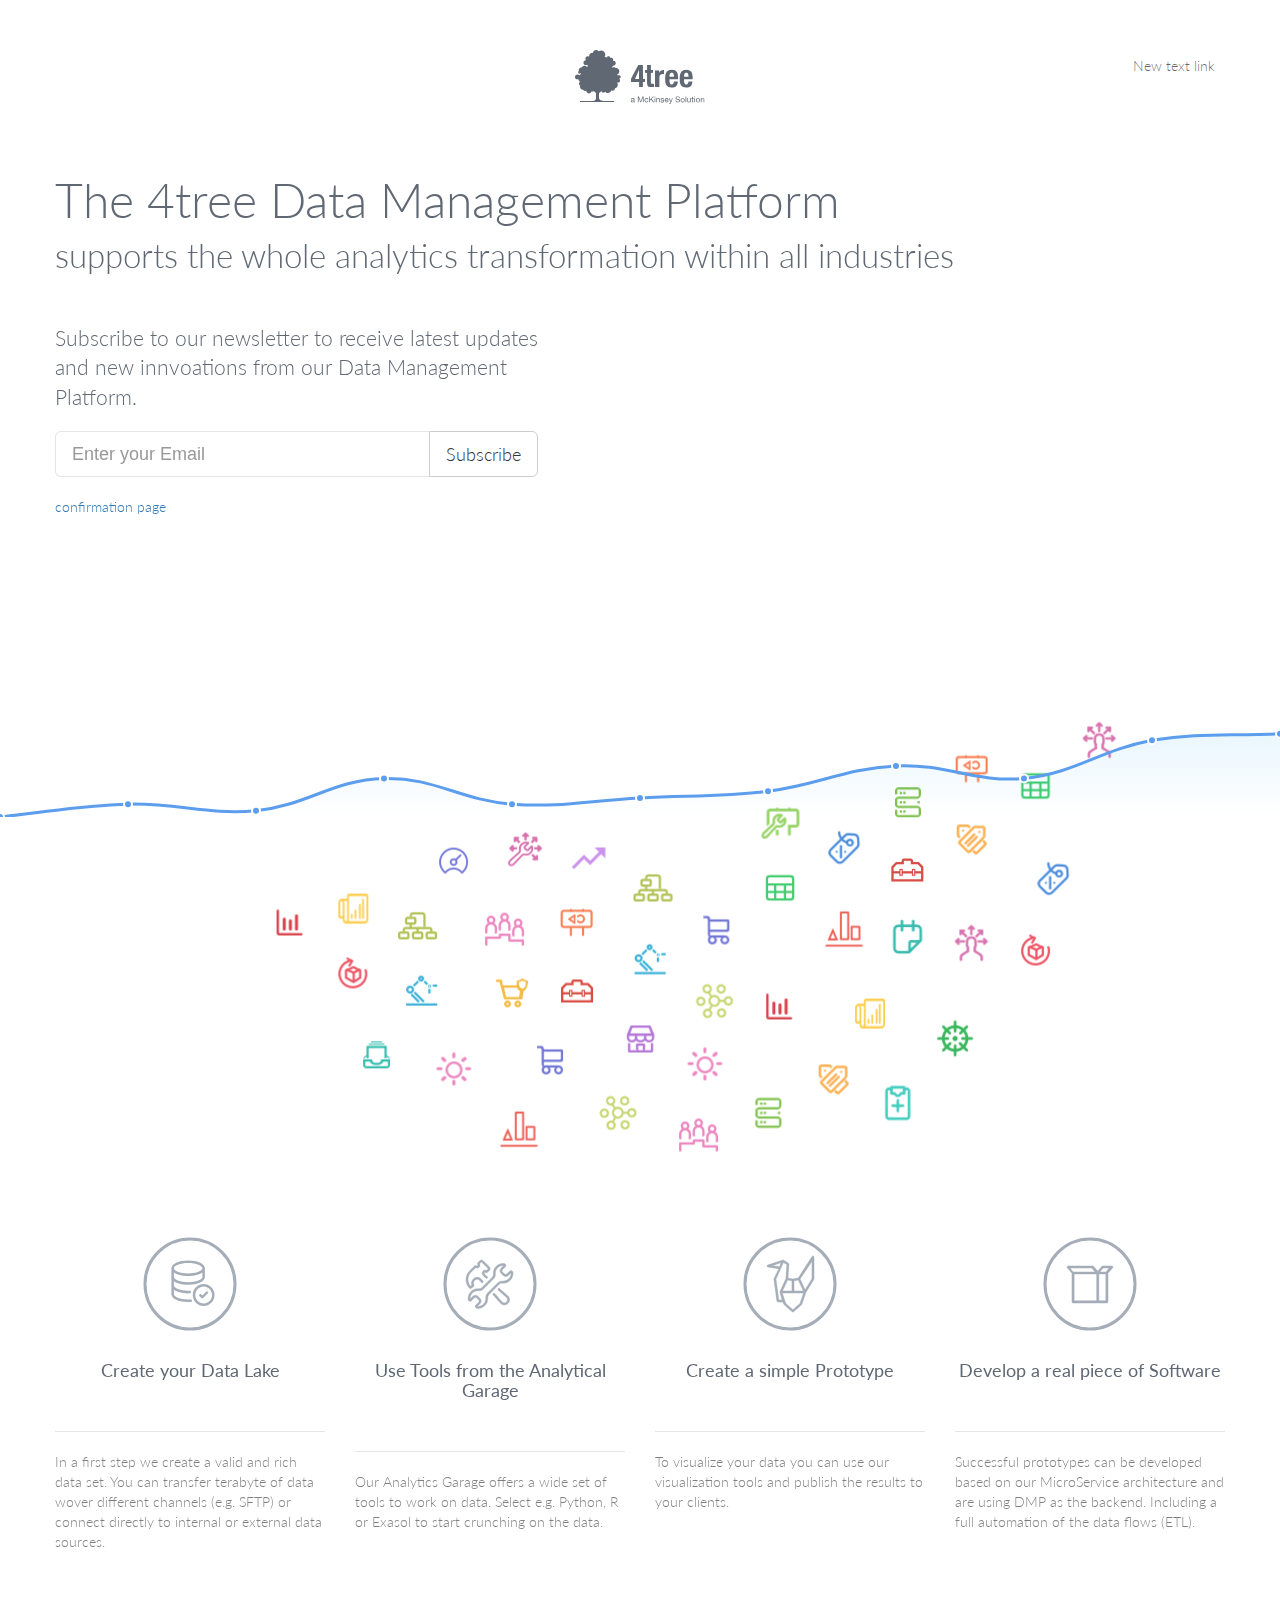
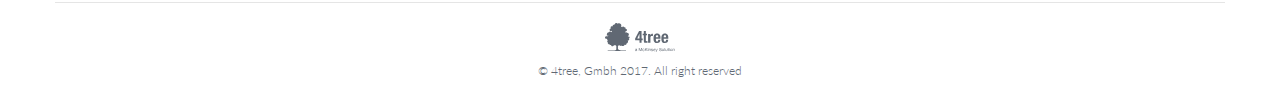
<file: index.html>
<!doctype html>
<html>
<head>
    <meta charset="utf-8">
    <meta name="viewport" content="user-scalable=yes, initial-scale=1.0, width=device-width" />
    
	<link rel="shortcut icon" type="image/png" href="favicon.png">
	<link rel="stylesheet" type="text/css" href="./css/bootstrap.min.css">
	<link rel="stylesheet" type="text/css" href="./css/style.css">
	<link rel="stylesheet" href="./css/animate.min.css">
	<link href='https://fonts.googleapis.com/css?family=Lato:100,300,400,700,900&subset=latin,latin-ext' rel='stylesheet' type='text/css'>
    
	<script src="./js/bootstrap.min.js"></script>
	<script src='./js/Chart.min.js'></script>
	<script type="text/javascript" charset="utf-8" src="Default.hyperesources/default_hype_generated_script.js?88330"></script>
    <title>The 4tree Data Management Platform</title>   
</head>
<body>
<!-- Main container -->
<div class="page-container">
    
<!-- bloc-0 -->
<div id="bloc-0" class="bloc bgc-white l-bloc fadeIn animated">
	<div class="container bloc-md">
		<div class="row row-no-gutters">
			<div class="col-sm-4">
			</div>
			<div class="col-sm-4">
				<img src="img/4tree-logo.svg" class="img-responsive image-resize-mode center-block" />
			</div>
			<div class="col-sm-4">
				<a href="index.html" class="a-btn pull-right">New text link</a>
			</div>
		</div>
	</div>
</div>
<!-- bloc-0 END -->

<!-- bloc-1 -->
<div id="bloc-1" class="bloc bgc-white l-bloc fadeIn animated">
	<div class="container bloc-sm">
		<div class="row row-no-gutters">
			<div class="col-sm-12">
				<h1 class=" mg-clear tc-cadet">
					The 4tree Data Management Platform
				</h1>
				<h3 class="mg-md tc-cadet">
					supports the whole analytics transformation within all industries
				</h3>
			</div>
		</div>
	</div>
</div>
<!-- bloc-1 END -->

<!-- bloc-2 -->
<div id="bloc-2" class="bloc tc-cadet fadeIn animated">
	<div class="container">
		<div class="row row-no-gutters">
			<div class="col-sm-5">
				<p class="lead mg-md tc-cadet">
					Subscribe to our newsletter to receive latest updates and new innvoations from our Data Management Platform.</p>
				<form role="form">
					<div class="form-group has-feedback">
						<div class="input-group input-group-lg has-feedback">
							<input type="email" class="form-control" required="required" name="email" placeholder="Enter your Email">
							<span class="input-group-btn">
								<button id="subscribe" class="btn btn-default" type="button">Subscribe</button>
							</span>
						</div>
					</div>
				</form>
				<a href="confirmation-page.html" target="_self">confirmation page</a>
			</div>
		</div>
	</div>
</div>
<!-- bloc-2 END -->

<!--CHART	  -->

<div id="c-wraper" style="margin-top:-100px">
	<canvas id="buyers"></canvas>	
</div>
	
<!--CHART END -->

<!-- ICONS -->
<div id="bloc-3">	
	<div id="default_hype_container" style="width:100%; height:600px; margin-top:-300px; margin-bottom:auto; position:relative; z-index:-999" aria-live="polite">
	</div>
</div>
<!-- ICONS END -->

<!-- bloc-4 -->
<div class="bloc l-bloc fadeIn animated" id="bloc-4">
	<div class="container">
		<div class="row">
			<div class="col-sm-3">
				<img src="img/ico-datalake.svg" class="img-responsive center-block mg-md" />
				<h4 class="text-center mg-sm tc-cadet ">
					Create your Data Lake
				</h4>
				<div class="divider-h">
					<span class="divider"></span>
				</div>
				<p class="text-left ">
					In a first step we create a valid and rich data set. You can transfer terabyte of data wover different channels (e.g. SFTP) or connect directly to internal or external data sources.
				</p>
			</div>
			<div class="col-sm-3">
				<img src="img/ico-tools.svg" class="img-responsive center-block mg-md" />
				<h4 class="text-center mg-sm tc-cadet ">
					Use Tools from the Analytical Garage
				</h4>
				<div class="divider-h">
					<span class="divider"></span>
				</div>
				<p class="text-left ">
					Our Analytics Garage offers a wide set of tools to work on data. Select e.g. Python, R or Exasol to start crunching on the data.
				</p>
			</div>
			<div class="col-sm-3">
				<img src="img/ico-proto.svg" class="img-responsive center-block mg-md" />
				<h4 class="text-center mg-sm tc-cadet ">
					Create a simple Prototype
				</h4>
				<div class="divider-h">
					<span class="divider"></span>
				</div>
				<p class="text-left ">
					To visualize your data you can use our visualization tools and publish the results to your clients.
				</p>
			</div>
			<div class="col-sm-3">
				<img src="img/ico-soft.svg" class="img-responsive center-block mg-md" />
				<h4 class="text-center mg-sm tc-cadet ">
					Develop a real piece of Software
				</h4>
				<div class="divider-h">
					<span class="divider"></span>
				</div>
				<p class="text-left ">
					Successful prototypes can be developed based on our MicroService architecture and are using DMP as the backend. Including a full automation of the data flows (ETL).
				</p>
			</div>
		</div>
	</div>
</div>
<!-- bloc-4 END -->

<!-- ScrollToTop Button -->
<a class="bloc-button btn btn-d scrollToTop" onclick="scrollToTarget('1')"><span class="fa fa-chevron-up"></span></a>
<!-- ScrollToTop Button END-->


<!-- Footer - bloc-5 -->
<div class="bloc tc-cadet bgc-white l-bloc" id="bloc-5">
	<div class="container bloc-sm">
		<div class="row row-no-gutters">
			<div class="divider-h">
				<span class="divider"></span>
			</div>
			<img src="img/4tree-logo.svg" class="img-responsive center-block mg-sm" width="70"/>
			<p class="text-center ">© 4tree, Gmbh 2017. All right reserved</p>
		</div>
	</div>
</div>
<!-- Footer - bloc-5 END -->
</div>
<!-- Main container END -->
	<script>
		var ctx = document.getElementById("buyers").getContext('2d');
		var speed = 2500
		var lingrad = ctx.createLinearGradient(0,0,0,300);
			lingrad.addColorStop(0, 'rgba(0,156,238,.3)');
			lingrad.addColorStop(1, 'rgba(0,156,238,0)');
		var dataset1 = [2,4,3,8,4,5,6,10,8,14,15],
			dataset2 = [0,2,4,6,8,4,7,13,9,10,15];
		var myChart = new Chart(ctx, {
			type: 'line',
			data: {
				labels : ["2","2","3","4","5","6","7","8","9","10","11"],
				datasets : [
					{
						data: dataset1,
						backgroundColor: lingrad,
						borderColor: "#5C9EED",
						pointBackgroundColor: "#5C9EED",
						pointBorderColor: "#fff",
						pointRadius: 4,
						pointBorderWidth: 2,
					}
				]
			},
			options : {
				responsive: true,
				maintainAspectRatio: false,
				legend: {
					display: false
				},
				tooltips: {
					enabled: false
				},
				animation: {
					duration: speed,
					easing: 'easeInOutQuad'
				},
				scales: {
					xAxes: [{
						display: false
					}],
					yAxes: [{
						display: false
					}]
				}
			}
		});
		setInterval(function(){
			if (myChart.data.datasets[0].data === dataset1) {
				myChart.data.datasets[0].data = dataset2;
			} else {myChart.data.datasets[0].data = dataset1};
			myChart.update();},
		speed);
	</script>
</body>
</html>
</file>
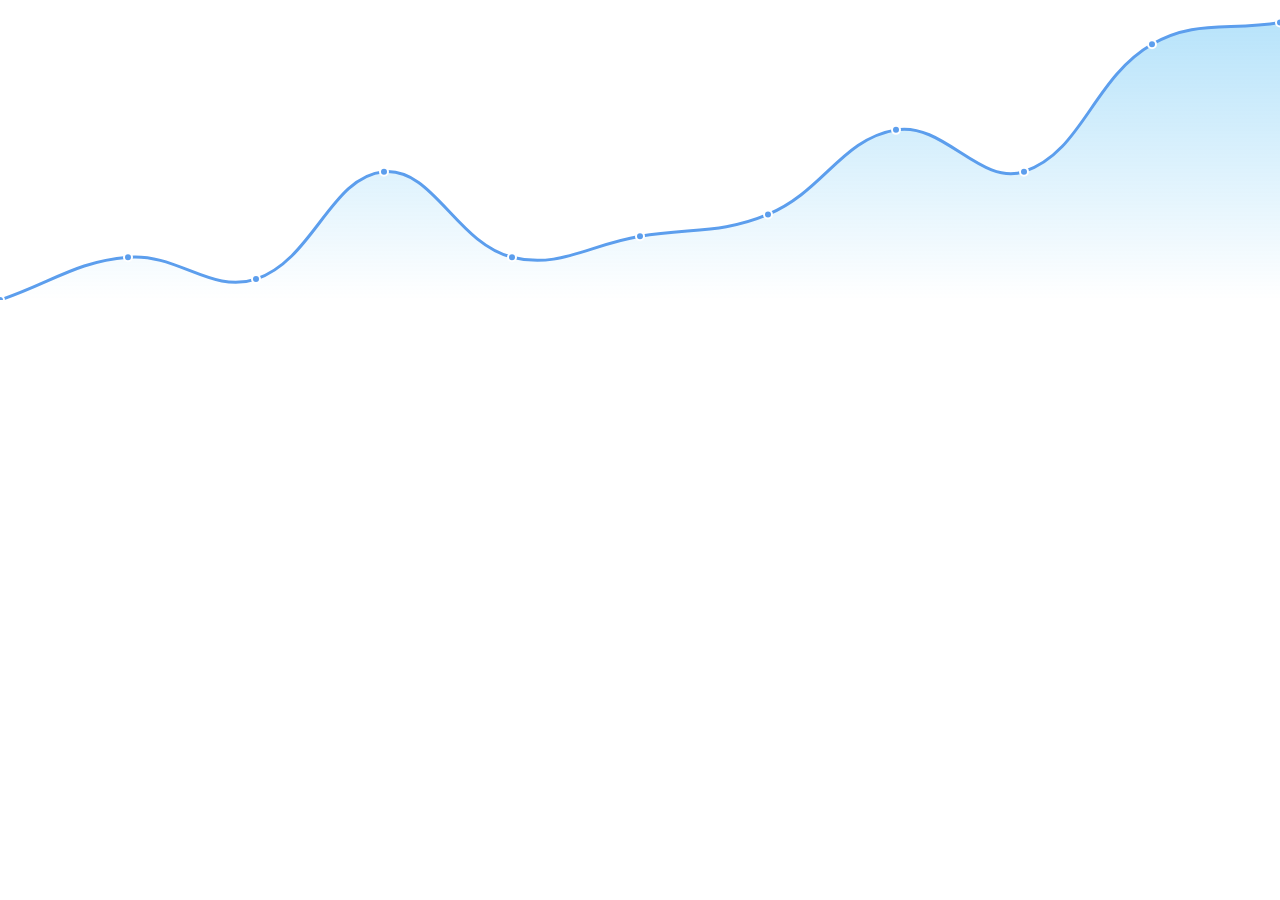
<file: chart.html>
<!doctype html>
<html>
<head>
    <meta charset="utf-8">
	<title>Chart.js demo</title>
	<script src='./js/Chart.min.js'></script>
	<link rel="stylesheet" type="text/css" href="./css/style.css">
</head>
<body>
	<div id="c-wraper">
		<canvas id="buyers"></canvas>	
	</div>
	<script>
		var ctx = document.getElementById("buyers").getContext('2d');
		
		var lingrad = ctx.createLinearGradient(0,0,0,300);
		lingrad.addColorStop(0, 'rgba(0,156,238,.3)');
		lingrad.addColorStop(1, 'rgba(0,156,238,0)');
		var dataset1 = [2,4,3,8,4,5,6,10,8,14,15];
		var dataset2 = [0,2,4,6,8,4,7,13,9,10,15];
		var myChart = new Chart(ctx, {
			type: 'line',
			data: {
				labels : ["2","2","3","4","5","6","7","8","9","10","11"],
				datasets : [
					{
						data: dataset1,
						backgroundColor: lingrad,
						borderColor: "#5C9EED",
						pointBackgroundColor: "#5C9EED",
						pointBorderColor: "#fff",
						pointRadius: 4,
						pointBorderWidth: 2,
					}
				]
			},
			options : {
				responsive: true,
				maintainAspectRatio: false,
				legend: {
					display: false
				},
				tooltips: {
					enabled: false
				},
				scales: {
					xAxes: [{
						display: false
					}],
					yAxes: [{
						display: false
					}]
				}
			}
		});
		setInterval(function(){
			console.log(myChart.data.datasets[0].data);
			if (myChart.data.datasets[0].data === dataset1) {
				myChart.data.datasets[0].data = dataset2;
			} else {myChart.data.datasets[0].data = dataset1};
			myChart.update();},
		3000);
	</script>
</body>
</html>
</file>
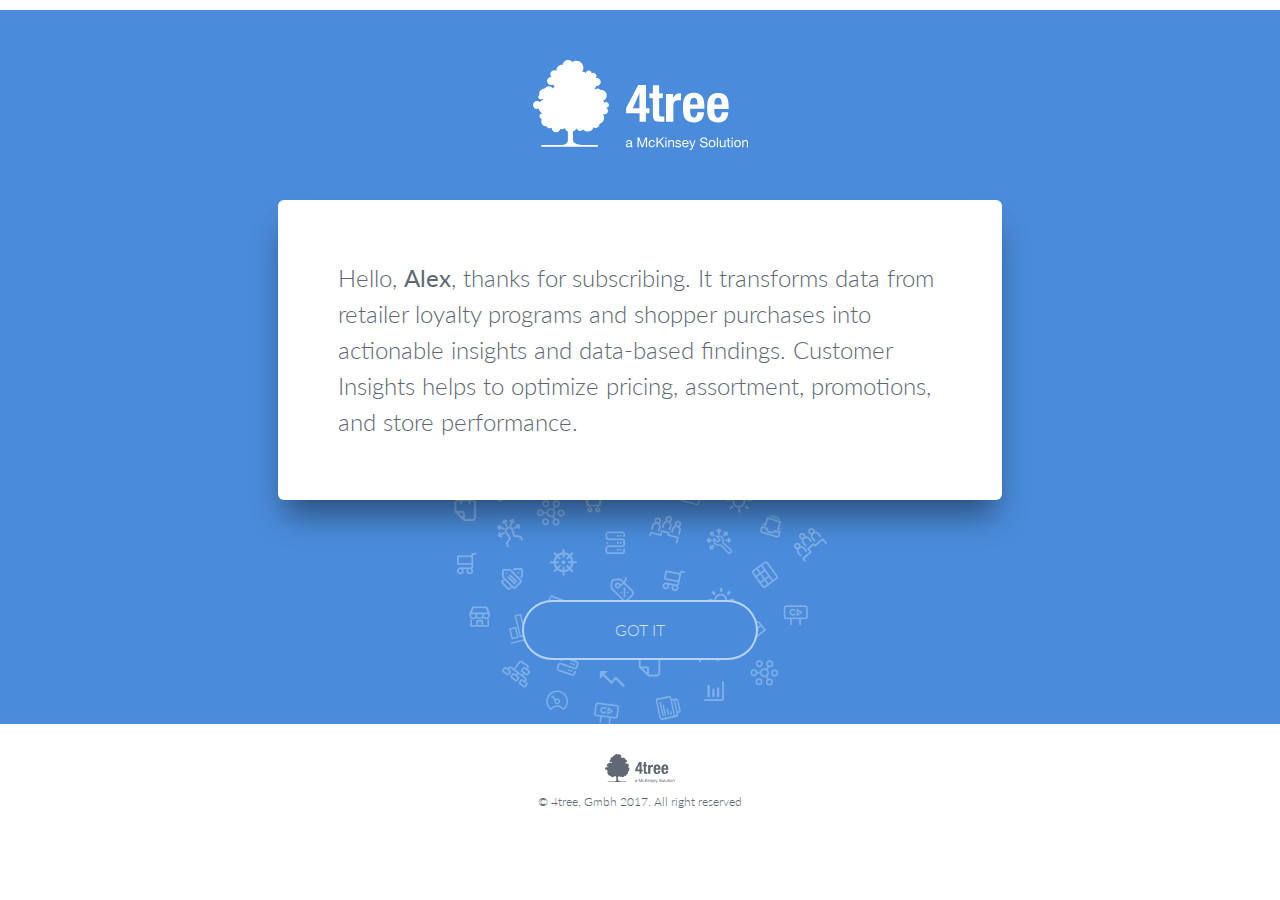
<file: confirmation-page.html>
<!doctype html>
<html>
<head>
	<meta charset="utf-8">
	<meta name="keywords" content="">
	<meta name="description" content="">
	<meta name="viewport" content="width=device-width, initial-scale=1, user-scalable=0">
	<link rel="shortcut icon" type="image/png" href="favicon.png">
	<link rel="stylesheet" type="text/css" href="./css/bootstrap.min.css">
	<link rel="stylesheet" type="text/css" href="./css/style.css">
	<link href='https://fonts.googleapis.com/css?family=Lato:100,300,400,700,900&subset=latin,latin-ext' rel='stylesheet' type='text/css'>
<title>Data Management Platform Confirmation</title>
</head>
<body>
	<section class="a-container">
		<img class="logo" src="./img/4tree-logo-white.svg">
		<div class="a-panel">
			<p class="message">Hello, <span class="name">Alex</span>, thanks for subscribing. It transforms data from retailer loyalty programs and shopper purchases into actionable insights and data-based findings. Customer Insights helps to optimize pricing, assortment, promotions, and store performance.</p>
		</div>
		<a class="a-cta" href="index.html" target="_self">GOT IT</a>
	</section>
	<!-- Footer - bloc-5 -->
	<div class="bloc tc-cadet bgc-white l-bloc" id="bloc-5">
		<div class="container bloc-sm">
			<div class="row row-no-gutters">
				<img src="img/4tree-logo.svg" class="img-responsive center-block mg-sm" width="70" />
				<p class="text-center">© 4tree, Gmbh 2017. All right reserved</p>
			</div>
		</div>
	</div>
	<!-- Footer - bloc-5 END -->
</body>
</file>
<file: css/style.css>
body{
	margin:0;
	padding:0;
    background:#FFF;
    overflow-x:hidden;
    -webkit-font-smoothing: antialiased;
    -moz-osx-font-smoothing: grayscale;
}
a:hover{text-decoration: none; cursor:pointer;}

a,button{outline: none!important;} /* Prevent ugly blue glow on chrome and safari */

#page-loading-blocs-notifaction{position: fixed;top: 0;bottom: 0;width: 100%;z-index:100000;background:#FFFFFF url("img/pageload-spinner.gif") no-repeat center center;}

/* = Chart
-------------------------------------------------------------- */
#c-wraper{
	width: 100%;
	height: 300px;
	overflow: hidden;
}


/* = Blocs
-------------------------------------------------------------- */

.bloc{
	width:100%;
	clear:both;
	background: 50% 50% no-repeat;
	padding:0 50px;
	-webkit-background-size: cover;
	-moz-background-size: cover;
	-o-background-size: cover;
	background-size: cover;
	position:relative;
}
.bloc .container{
	padding-left:0;
	padding-right:0;
}


/* Sizes */

.bloc-lg{
	padding:100px 50px;
}
.bloc-md{
	padding:50px;
}
.bloc-sm{
	padding:20px 50px;
}


/* Light theme */

.d-bloc .panel,.l-bloc{
	color:rgba(0,0,0,.5);
}
.d-bloc .panel button:hover,.l-bloc button:hover{
	color:rgba(0,0,0,.7);
}
.l-bloc .icon-round,.l-bloc .icon-square,.l-bloc .icon-rounded,.l-bloc .icon-semi-rounded-a,.l-bloc .icon-semi-rounded-b{
	border-color:rgba(0,0,0,.7);
}
.d-bloc .panel .divider-h span,.l-bloc .divider-h span{
	border-color:rgba(0,0,0,.1);
}
.d-bloc .panel .a-btn,.l-bloc .a-btn,.l-bloc .navbar a,.l-bloc .navbar-brand,.l-bloc a .icon-sm, .l-bloc a .icon-md, .l-bloc a .icon-lg, .l-bloc a .icon-xl, .l-bloc h1 a, .l-bloc h2 a, .l-bloc h3 a, .l-bloc h4 a, .l-bloc h5 a, .l-bloc h6 a, .l-bloc p a{
	color:rgba(0,0,0,.6);
}
.d-bloc .panel .a-btn:hover,.l-bloc .a-btn:hover,.l-bloc .navbar a:hover, .l-bloc .navbar-brand:hover, .l-bloc a:hover .icon-sm, .l-bloc a:hover .icon-md, .l-bloc a:hover .icon-lg, .l-bloc a:hover .icon-xl, .l-bloc h1 a:hover, .l-bloc h2 a:hover, .l-bloc h3 a:hover, .l-bloc h4 a:hover, .l-bloc h5 a:hover, .l-bloc h6 a:hover, .l-bloc p a:hover{
	color:rgba(0,0,0,1);
}
.l-bloc .navbar-toggle .icon-bar{
	color:rgba(0,0,0,.6);
}
.d-bloc .panel .btn-wire,.d-bloc .panel .btn-wire:hover,.l-bloc .btn-wire,.l-bloc .btn-wire:hover{
	color:rgba(0,0,0,.7);
	border-color:rgba(0,0,0,.3);
}

/* Column No Gutters */

.row-no-gutters{
	margin-right:0;
	margin-left:0;
}
.row.row-no-gutters > [class^="col-"],.row.row-no-gutters > [class*=" col-"] {
	padding-right: 0;
	padding-left: 0;
}

/* Bloc text custom styling */

#bloc-1 h1{
	font-family: Lato;
	font-weight: 300;
	font-size: 48px;
}
#bloc-1 h3{
	font-family: Lato;
	font-weight: 300;
	font-size: 33px;
}
#bloc-4 h4{
	font-family: Lato;
	font-weight: 400;
	font-size: 18px;
}
#bloc-4 p{
	font-family: Lato;
	font-weight: 300;
	font-size: 14px;
}
#bloc-5 p{
	font-family: Lato;
	font-weight: 300;
	font-size: 12px;
}

/* = NavBar
-------------------------------------------------------------- */

.navbar{
	margin-bottom: 0;
	z-index:1;
}
.navbar-brand{
	height:auto;
	padding:3px 15px;
	font-size:25px;
	font-weight:normal;
	font-weight:600;
	line-height:44px;
}
.navbar-brand img{
	max-height: 200px;
	margin: 0 5px 0 0;
	display:inline;
}
.nav-center .navbar-brand img{
	margin:0;
}
.navbar .nav{
	padding-top: 2px;
	margin-right: -16px;
	float:right;
	z-index:1;
}
.nav > li{
	float:left;
	margin-top:4px;
	font-size:16px;
}
.navbar-nav .open .dropdown-menu > li > a{
	text-align: inherit;
}
.nav > li a:hover, .nav > li a:focus{
	background:transparent;
}
.navbar-toggle{
	margin: 10px 10px 0 0;
	border: 0px;
}
.navbar-toggle:hover{
	background:transparent!important;
}
.navbar-toggle .icon-bar{
	background-color: rgba(0,0,0,.5);
	width: 26px;
}
 /* Inverted navbar */

.nav-invert .navbar .nav{
	float:left;
}
.nav-invert .navbar-header, .nav-invert .navbar-brand{
	float:right;
}
@media (min-width: 768px){
	.site-navigation{
		position:absolute;
		top:50%;
		right:20px;
		transform:translate(0, -50%);
		-webkit-transform:translateY(-50%);
	}
	.nav > li .dropdown-menu a,.nav > li .dropdown-menu a:hover{
		color:#484848;
	}
	.nav-invert .site-navigation{
		left:0;
		right:0;
	}
	.nav-center{
		text-align:center;
	}
	.nav-center .navbar-header{
		width:100%;
	}
	.nav-center .navbar-header, .nav-center .navbar-brand, .nav-center .nav > li{
		float: none;
		display:inline-block;
	}
	.nav-center .site-navigation{
		position:relative;
		width:100%;
		margin-top:20px;
	}
.nav-center.mini-nav .navbar-toggle{
	float:none;
	margin: 10px auto 0;
	}
}
.nav > li > .dropdown a{
	background: none!important;
	display: block;
	padding: 14px 15px;
}

nav .caret{
	margin: 0 5px;
}
/* Dropdown Menus SubMenu */
	.dropdown-menu .dropdown-menu{
	top:-8px;
	left:100%;
}
.dropdown-menu .dropmenu-flow-right{
	top:100%;
	left:0;
	margin-left: -1px;
	border-top-left-radius: 0;
	border-top-right-radius: 0;
}
.dropdown-menu .dropdown span{
	border: 4px solid black;
	border-top-color:transparent;
	border-right-color:transparent;
	border-bottom-color:transparent;
	margin: 6px -5px 0 0!important;
	float: right;
}

/* = Bric adjustment margins
-------------------------------------------------------------- */

.mg-clear{
	margin:0;
}
.mg-sm{
	margin-top:10px;
	margin-bottom:30px;
}
.mg-md{
	margin-top:10px;
	margin-bottom:20px;
}
img.mg-sm,img.mg-md,img.mg-lg{
	margin-top: 0;
}
img.mg-sm{
	margin-bottom:10px;
}
img.mg-md{
	margin-bottom:30px;
}
img.mg-lg{
	margin-bottom:50px;
}

/* = Buttons
-------------------------------------------------------------- */

.btn{
	margin: 0 5px 5px 0;
}
.btn.pull-right{
	margin: 0 0 5px 5px;
}
.btn-d,.btn-d:hover,.btn-d:focus{
	color:#FFF;
	background:rgba(0,0,0,.3);
}

/* Prevent ugly blue glow on chrome and safari */
button{
	outline: none!important;
}

.a-btn{
	padding: 6px 10px 6px 0;
	line-height: 1.42857143;
	display:inline-block;
}
.text-center .a-btn{
	padding: 6px 0;
}
.btn .caret{
	margin:0 0 0 5px}.dropdown a .caret{
	margin:0 0 0 5px}.btn-dropdown .dropdown-menu .dropdown{
	padding: 3px 20px;
}

.a-cta {
	display: inline-block;
	padding: 9px 15px;
	background-color: #3898EC;
	color: white;
	text-decoration: none;
	cursor: pointer;
	width: 236px;
	height: 60px;
	margin-bottom: 5%;
	background: #4A8CDB;
	border: 2px solid;
	border-radius: 40px;
	border-color: hsla(0, 0%, 100%, .6);
	font-family: Lato, sans-serif;
	color: hsla(0, 0%, 100%, .75);
	font-size: 16px;
	line-height: 37px;
	text-transform: uppercase;
}

.a-cta:hover {
  border-color: #fff;
  box-shadow: -1px 16px 16px -13px rgba(0, 0, 0, .38);
  color: #fff;
}

.a-cta:active {
  background-image: -webkit-linear-gradient(270deg, #fff, #fff);
  background-image: linear-gradient(180deg, #fff, #fff);
  box-shadow: none;
  color: #4a8cdb;
}



.panel-sq, .panel-sq .panel-heading, .panel-sq .panel-footer{
	border-radius:0;
}
.panel-rd{
	border-radius:30px;
}
.panel-rd .panel-heading{
	border-radius:29px 29px 0 0;
}
.panel-rd .panel-footer{
	border-radius:0 0 29px 29px;
}

/* = Dividers
-------------------------------------------------------------- */
.divider-h{
	padding:20px 0;
}
.divider-h span{
	display: block;
	border-top:1px solid transparent;
}
.divider-half{
	width: 50%;
	margin: 0 auto;
}
.dropdown-menu .divider-h,.dropdown-menu .divider-half{
	padding:0;
}

/* = Forms
-------------------------------------------------------------- */

.form-control{
	border-color:rgba(0,0,0,.1);
	box-shadow:none;
}

/* iFrame */

iframe{
	border:0;
}


/* ScrollToTop button */

.scrollToTop{
	width:40px;
	height:40px;
	position:fixed;
	bottom:20px;
	right:20px;
	opacity: 0;
	z-index: 500;
	transition: all .3s ease-in-out;
}
.scrollToTop span{
	margin-top: 6px;
}
.showScrollTop{
	font-size: 14px;
	opacity: 1;
}

/* = Custom Styling
-------------------------------------------------------------- */

h1,h2,h3,h4,h5,h6,p,label,.btn,a{
	font-family:"Lato";
	font-weight:300;
	font-size:14px;
}
.container{
	max-width:1170px;
}
.a-container {
	position: relative;
	margin-top: 10px;
	margin-bottom: 10px;
	background-image: url('/img/Group%203.png'), linear-gradient(180deg, #4a8cdb, #4a8cdb);
	background-position: 50% 100%, 0px 0px;
	background-repeat: no-repeat, repeat;
	text-align: center;
}

.a-panel {
  position: static;
  left: 0px;
  top: 0px;
  display: block;
  width: 80%;
  max-width: 724px;
  margin-right: auto;
  margin-bottom: 100px;
  margin-left: auto;
  float: none;
  clear: none;
  border-radius: 6px;
  background: white;
  box-shadow: 0 21px 30px -7px rgba(0, 0, 0, .45);
}

.logo {
  padding-top: 50px;
  padding-bottom: 50px;
}

.message {
  padding: 60px;
  font-family: Lato, sans-serif;
  color: #606873;
  font-size: 24px;
  line-height: 1.5;
  font-weight: 300;
  text-align: left;
}

.name {
  font-weight: 400;
}


.blocs-mobile-signup-text{
	font-size:33px;
}
.graph{
	width:100%;
	height:500px;
}
.hero-bloc-text{
	font-size:55px;
}
.hero-bloc-text-sub{
	font-size:36px;
}
h1{
	font-family:"Lato";
	font-weight:400;
}
h2{
	font-family:"Lato";
	font-weight:300;
}
h3{
	font-family:"Lato";
	font-weight:400;
}
h4{
	font-family:"Lato";
	font-weight:400;
}

/* = Colour
-------------------------------------------------------------- */

/* Background colour styles */

.bgc-white{
	background-color:#ffffff;
}
/* Text colour styles */

.tc-cadet{
	color:#606873!important;
}

/* Bloc image backgrounds */




/* = Mobile adjustments 
-------------------------------------------------------------- */
@media (max-width: 1024px)
{
    .bloc{
        padding-left: 20px; 
        padding-right: 20px;  
    }
    .bloc.full-width-bloc, .bloc-tile-2.full-width-bloc .container, .bloc-tile-3.full-width-bloc .container, .bloc-tile-4.full-width-bloc .container{
        padding-left: 0; 
        padding-right: 0;  
    }
}
@media (max-width: 992px) and (min-width: 768px)
{
    .navbar .nav{
		max-width:80%
    }
	.nav-center.navbar .nav{
		max-width:100%
    }
}
@media only screen and (min-device-width : 768px) and (max-device-width : 1024px) and (orientation : landscape) {.b-parallax{background-attachment:scroll;}}
@media (max-width: 768px)
{
    .container{width:100%;}
    .b-parallax{background-attachment:scroll;}
    .page-container, #hero-bloc{overflow-x: hidden;position: relative;} /* Prevent unwanted side scroll on mobile */
    .bloc-group, .bloc-group .bloc{display:block;width:100%;}
    .bloc-tile-2 .container, .bloc-tile-3 .container, .bloc-tile-4 .container{padding-left: 10px;padding-right: 10px;}
}
@media (max-width: 767px)
{
    .page-container{
        overflow-x: hidden;
        position:relative;
    }
    h1,h2,h3,h4,h5,h6,p,#disqus_thread{
        padding-left:10px!important; 
        padding-right:10px!important; 
    }
    #hero-bloc h1{
        font-size:40px;
    }
    #hero-bloc h2{
        font-size:34px;
    }
    #hero-bloc h3{
        font-size:25px;
    }
    .b-parallax{
        background-attachment:scroll;
    }
    .navbar .nav{
        padding-top: 0;
        border-top:1px solid rgba(0,0,0,.2);
        float:none!important;
    }
    .navbar.row{
        margin-left: 0;
        margin-right: 0;
    }
    .site-navigation{
	   position:inherit;
	   transform:none;
	   -webkit-transform:none;
	   -ms-transform:none;
    }  
    .nav > li{
        margin-top: 0;
        border-bottom:1px solid rgba(0,0,0,.1);
        background:rgba(0,0,0,.05);
        text-align: left;
        padding-left:15px;
        width:100%;
    }
    .nav > li:hover{
        background:rgba(0,0,0,.08);
    }
    .dropdown .dropdown a .caret{   
        float: none;
        margin: 5px 0 0 10px!important;
        border: 4px solid black;
        border-bottom-color: transparent;
        border-right-color: transparent;
        border-left-color: transparent;
    }
    
    #hero-bloc .navbar .nav{
        background:rgba(0,0,0,.8);
    }
    #hero-bloc .navbar .nav a{
        color:rgba(255,255,255,.6);
    }
    .hero{
        padding:50px 0;
    }
    .hero-nav{
        left:-1px;
        right:-1px;
    }
    .navbar-collapse{
        padding:0;
        overflow-x: hidden;
        -webkit-box-shadow: none;
        box-shadow: none;
    }
    .navbar-brand img{
        max-height: 40px;
        width:auto;   
    }
    .nav-invert .navbar-header{
        float: none;
        width:100%;
    }
    .nav-invert .navbar-toggle{
        float:left; 
    }
    .bloc-xxl,.bloc-xl,.bloc-lg{
        padding: 40px 0;
    }
    .bloc-sm,.bloc-md{
        padding-left: 0; 
        padding-right: 0;
    }
    .a-block{
        padding:0 10px;
    }
    .btn-dwn{
       display:none; 
    }
    .voffset{
        margin-top:5px;
    }
    .voffset-md{
        margin-top:20px;
    }
    .voffset-lg{
        margin-top:30px;
    }
    form{
        padding:5px;
    }
    .close-lightbox{
        display:inline-block;
    }
    .video-bg-container{
        display:none;
    }
    .blocsapp-device-iphone5{
	   background-size: 216px 425px;
	   padding-top:60px;
	   width:216px;
	   height:425px;
    }
    .blocsapp-device-iphone5 img{
	   width: 180px;
	   height: 320px;
    }
}

@media (max-width: 400px)
{    
    .bloc{
        padding-left: 0; 
        padding-right: 0;  
        -webkit-background-size: auto 200%;
        -moz-background-size: auto 200%;
        -o-background-size: auto 200%;
        background-size: auto 200%;
    }
}
@media (max-width: 420px){
	.blocs-mobile-signup-text{
	text-align:center;
}
.bloc-mob-center-text{
	text-align:center;
}
 }
</file>
